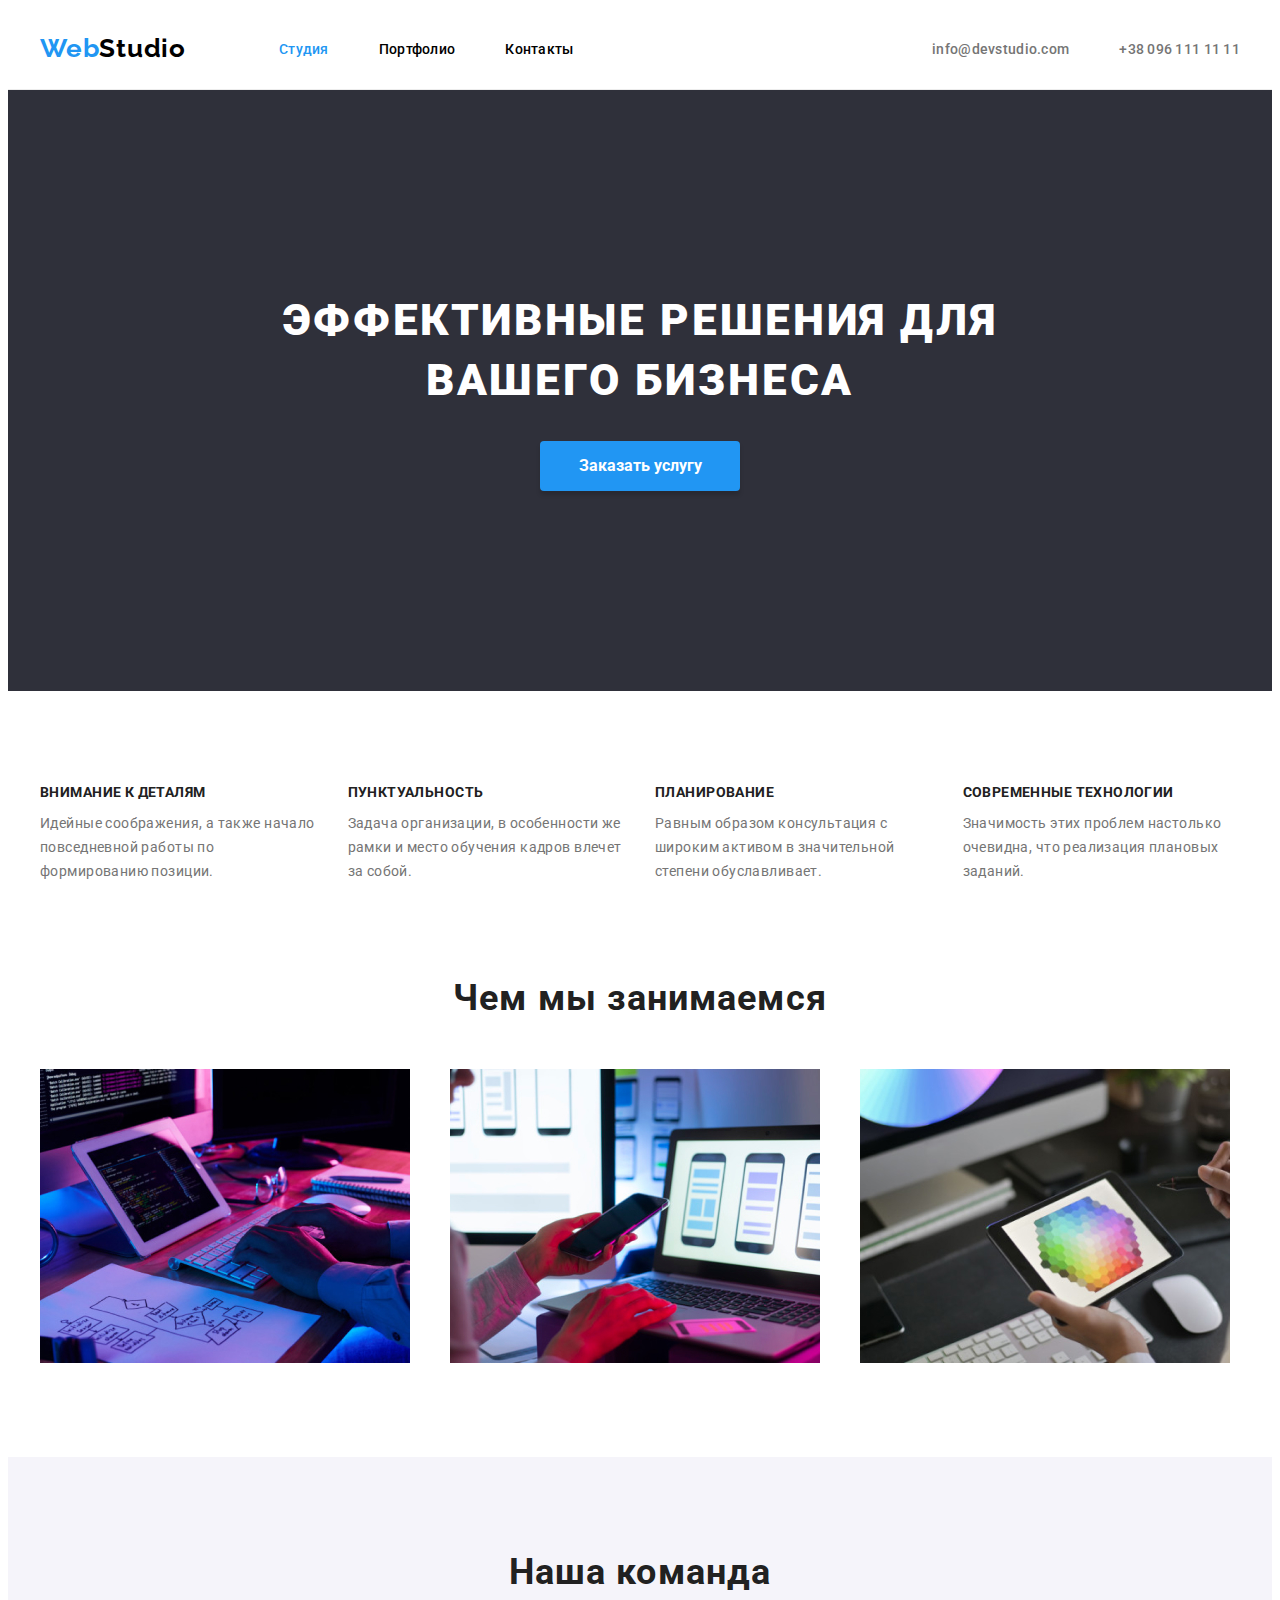
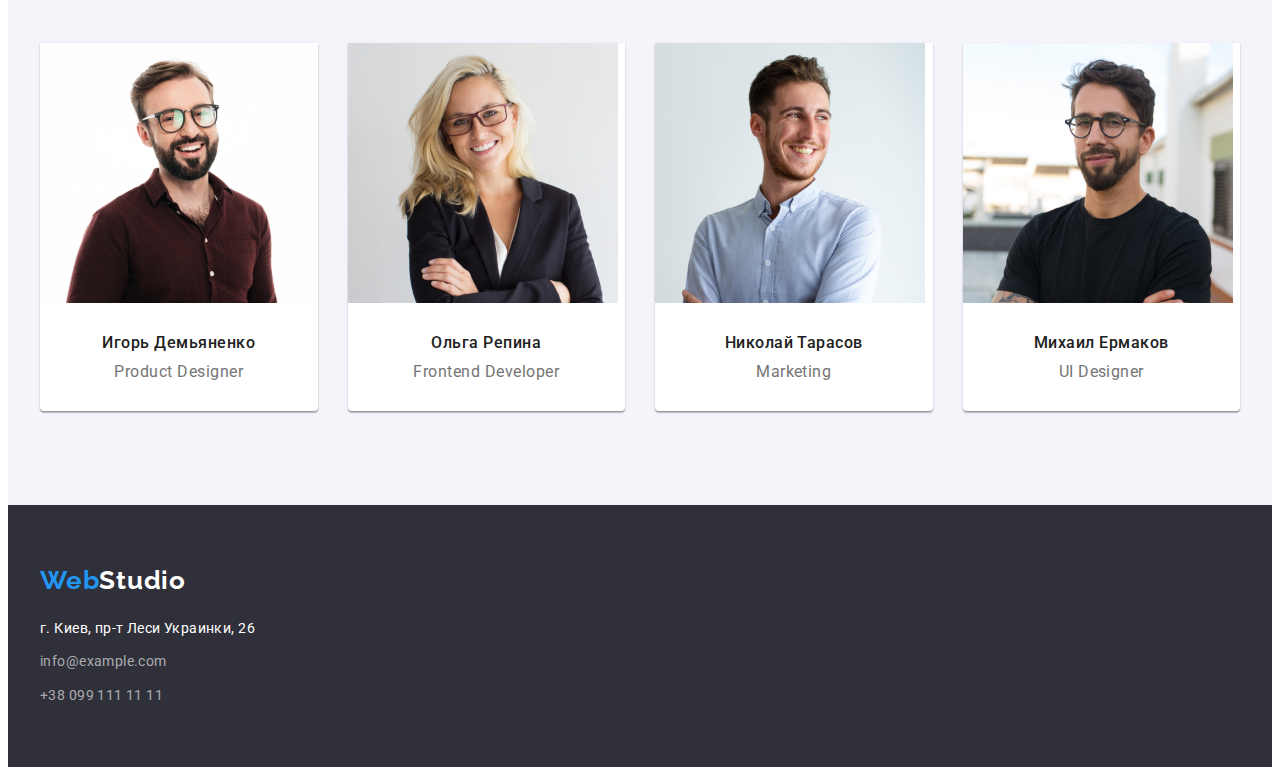
<file: index.html>
<!DOCTYPE html>
<html lang="en">

<head>
    <meta charset="UTF-8">
    <meta http-equiv="X-UA-Compatible" content="IE=edge">
    <meta name="viewport" content="width=device-width, initial-scale=1.0">
    <title>WebStudio</title>
    <link rel="stylesheet" href="https://cdnjs.cloudflare.com/ajax/libs/modern-normalize/1.0.0/modern-normalize.css" integrity="sha512-Zx6MlUMKSVJoQ+83OwhdILe8cSEsCzfqThJd7J/VA2UrK6Ctj85p+xzqfyuNXE5B1k25uUdmJ2OzItbBy9GHAQ==" crossorigin="anonymous" />
    <link rel="preconnect" href="https://fonts.gstatic.com">
    <link href="https://fonts.googleapis.com/css2?family=Raleway:wght@700&family=Roboto:wght@400;500;700;900&display=swap" rel="stylesheet">
    <link rel="stylesheet" href="css/style.css">
</head>

<body>
    <header class="header">
        <div class="container">
            <nav class="navigation">
                <a href="./index.html" class="logo"><span class="logo-title">Web</span>Studio</a>
                <ul class="site-nav menu">
                    <li class="menu-items"><a href="./index.html" class="link active">Студия</a></li>
                    <li class="menu-items"><a href="./portfolio.html" class="link">Портфолио</a></li>
                    <li class="menu-items"><a href="#" class="link">Контакты</a></li>
                </ul>
            </nav>
            <ul class="contacts menu">
                <li class="menu-items">
                    <a href="mailto:info@devstudio.com" class="header-link">info@devstudio.com</a>
                </li>
                <li class="menu-items">
                    <a href="tel:+380961111111" class="header-link"> +38 096 111 11 11</a>
                </li>
            </ul>
        </div>
    </header>
    <main>
        <section class="section-intro">
            <div class="container">
                <h1 class="title-intro">Эффективные решения для вашего бизнеса</h1>
                <button type="button" class="button">Заказать услугу</button>
            </div>
        </section>

        <section class="priorities">
            <div class="container">
                <h2 class="visually-hidden">Наши приоритеты</h2>
                <ul class="priorities-items second-grid">
                    <li class="grid-element">
                        <h3 class="priorities-title">Внимание к деталям</h3>
                        <p class="priorities-text">Идейные соображения, а также начало повседневной работы по формированию позиции.</p>
                    </li>
                    <li class="grid-element">
                        <h3 class="priorities-title">Пунктуальность</h3>
                        <p class="priorities-text">Задача организации, в особенности же рамки и место обучения кадров влечет за собой.</p>
                    </li>
                    <li class="grid-element">
                        <h3 class="priorities-title">Планирование</h3>
                        <p class="priorities-text">Равным образом консультация с широким активом в значительной степени обуславливает.</p>
                    </li>
                    <li class="grid-element">
                        <h3 class="priorities-title">Современные технологии</h3>
                        <p class="priorities-text">Значимость этих проблем настолько очевидна, что реализация плановых заданий.</p>
                    </li>
                </ul>
            </div>
        </section>
        <section class="services">
            <div class="container">
                <h2 class="services-title">Чем мы занимаемся</h2>
                <ul class="services-items third-grid">
                    <li class="grid-list"><img src="img/box3.jpg" alt="" width="370"></li>
                    <li class="grid-list"><img src="img/box2.jpg" alt="" width="370"></li>
                    <li class="grid-list"><img src="img/box1.jpg" alt="" width="370"></li>
                </ul>
            </div>
        </section>
        <section class="team-section">
            <div class="container">
                <h2 class="team-title">Наша команда</h2>
                <ul class="team-items card-set">
                    <li class="items">
                        <div class="card">
                            <img src="img/4.jpg" alt="Игорь Демьяненко" width="270" height="260">
                            <div class="card-content">
                                <h3 class="team-member card-heading">Игорь Демьяненко</h3>
                                <p class="position card-text">Product Designer</p>
                            </div>
                        </div>
                    </li>
                    <li class="items">
                        <div class="card">
                            <img src="img/3.jpg" alt="Ольга Репина" width="270" height="260">
                            <div class="card-content">
                                <h3 class="team-member card-heading">Ольга Репина</h3>
                                <p class="position card-text">Frontend Developer</p>
                            </div>
                        </div>
                    </li>
                    <li class="items">
                        <div class="card">
                            <img src="img/2.jpg" alt="Николай Тарасов" width="270" height="260">
                            <div class="card-content">
                                <h3 class="team-member card-heading">Николай Тарасов</h3>
                                <p class="position card-text">Marketing</p>
                            </div>
                        </div>
                    </li>
                    <li class="items">
                        <div class="card">
                            <img src="img/1.jpg" alt="Михаил Ермаков" width="270" height="260">

                            <div class="card-content">
                                <h3 class="team-member card-heading">Михаил Ермаков</h3>
                                <p class="position card-text">UI Designer</p>
                            </div>
                        </div>
                    </li>
                </ul>
            </div>

        </section>
    </main>
    <footer class="footer">
        <div class="container">
            <a href="./index.html" class="footer-logo"><span class="logo-title">Web</span><span class="logo-text">Studio</span></a>
            <address class="place">
            <p class="location">г. Киев, пр-т Леси Украинки, 26</p>
            <ul class="footer-contacts">
                <li class="footer-items">
                    <a href="mailto:info@example.com" class="footer-link">info@example.com</a>
                </li>
                <li class="footer-items">
                    <a href="tel:+380991111111" class="footer-link">+38 099 111 11 11</a>
                </li>
            </ul>
        </address>
        </div>

    </footer>
</body>

</html>
</file>
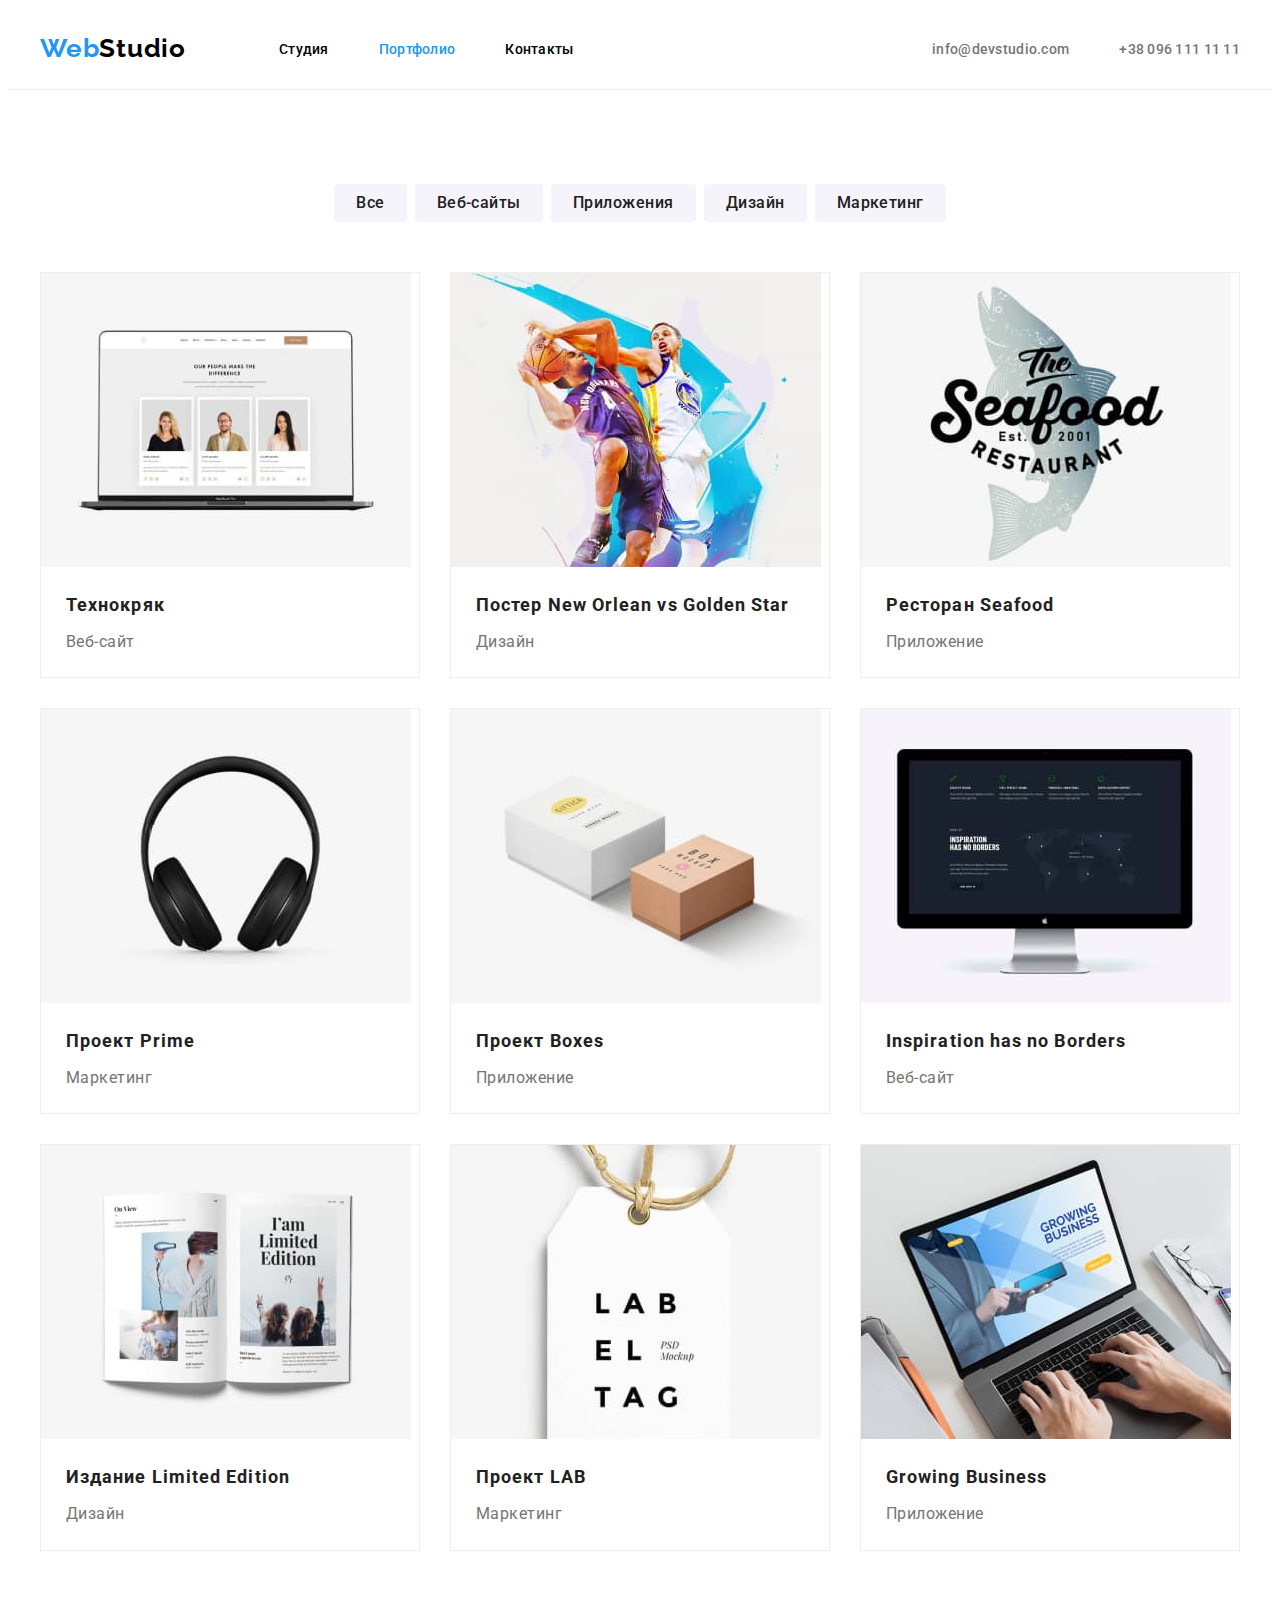
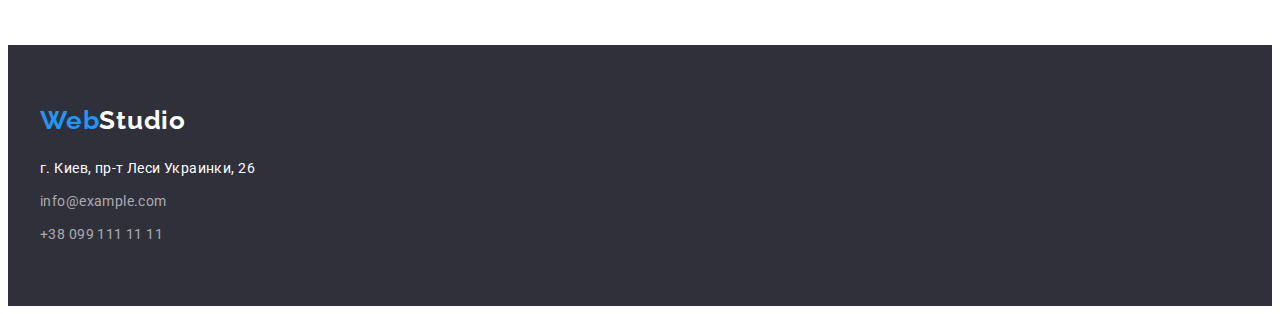
<file: portfolio.html>
<!DOCTYPE html>
<html lang="en">

<head>
    <meta charset="UTF-8">
    <meta http-equiv="X-UA-Compatible" content="IE=edge">
    <meta name="viewport" content="width=device-width, initial-scale=1.0">
    <title>Portfolio</title>
    <link rel="stylesheet" href="https://cdnjs.cloudflare.com/ajax/libs/modern-normalize/1.0.0/modern-normalize.css" integrity="sha512-Zx6MlUMKSVJoQ+83OwhdILe8cSEsCzfqThJd7J/VA2UrK6Ctj85p+xzqfyuNXE5B1k25uUdmJ2OzItbBy9GHAQ==" crossorigin="anonymous" />
    <link rel="preconnect" href="https://fonts.gstatic.com">
    <link href="https://fonts.googleapis.com/css2?family=Raleway:wght@700&family=Roboto:wght@400;500;700;900&display=swap" rel="stylesheet">
    <link rel="stylesheet" href="css/style.css">
</head>

<body>
    <header class="header">
        <div class="container">
            <nav class="navigation">
                <a href="./index.html" class="logo"><span class="logo-title">Web</span>Studio</a>
                <ul class="site-nav menu">
                    <li class="menu-items"><a href="./index.html" class="link">Студия</a></li>
                    <li class="menu-items"><a href="./portfolio.html" class="link active">Портфолио</a></li>
                    <li class="menu-items"><a href="#" class="link">Контакты</a></li>
                </ul>
            </nav>
            <ul class="contacts menu">
                <li class="menu-items">
                    <a href="mailto:info@devstudio.com" class="header-link">info@devstudio.com</a>
                </li>
                <li class="menu-items">
                    <a href="tel:+380961111111" class="header-link"> +38 096 111 11 11</a>
                </li>
            </ul>


        </div>

    </header>
    <div class="container"></div>
    <main>
        <section class="section-portfolio">
            <div class="container">
                <h1 class="section-title visually-hidden">Портфолио</h1>

                <ul class="section-btn btn-list">
                    <li class="button-items"><button type="button" class="buttons">Все</button></li>
                    <li class="button-items"><button type="button" class="buttons">Веб-сайты</button></li>
                    <li class="button-items"><button type="button" class="buttons">Приложения</button></li>
                    <li class="button-items"><button type="button" class="buttons">Дизайн</button></li>
                    <li class="button-items"><button type="button" class="buttons">Маркетинг</button></li>
                </ul>

                <ul class="portfolio-items grid">
                    <li class="grid-item">
                        <div class="box">
                            <div class="box-pad">
                                <img src="img/squoosh/img1.jpg " width="370" height="295" alt=" ">
                            </div>
                            <div class="box-content">
                                <h2 class="section-title box-heading">Технокряк</h2>
                                <p class="section-text box-text">Веб-сайт</p>
                            </div>
                        </div>
                    </li>
                    <li class="grid-item">
                        <div class="box">
                            <div class="box-pad">
                                <img src="img/squoosh/img2.jpg " width="370" height="295" alt=" ">
                            </div>
                            <div class="box-content">
                                <h2 class="section-title box-heading">Постер New Orlean vs Golden Star</h2>
                                <p class="section-text box-text">Дизайн</p>
                            </div>
                        </div>
                    </li>
                    <li class="grid-item">
                        <div class="box">
                            <div class="box-pad">
                                <img src="img/squoosh/img3.jpg " width="370" height="295" alt=" ">
                            </div>
                            <div class="box-content">
                                <h2 class="section-title box-heading">Ресторан Seafood</h2>
                                <p class="section-text box-text">Приложение</p>
                            </div>
                        </div>
                    </li>
                    <li class="grid-item">
                        <div class="box">
                            <div class="box-pad">
                                <img src="img/squoosh/img4.jpg " width="370" height="295" alt=" ">
                            </div>
                            <div class="box-content">
                                <h2 class="section-title box-heading">Проект Prime</h2>
                                <p class="section-text box-text">Маркетинг</p>
                            </div>
                        </div>
                    </li>
                    <li class="grid-item">
                        <div class="box">
                            <div class="box-pad">
                                <img src="img/squoosh/img5.jpg " width="370" height="295" alt=" ">
                            </div>
                            <div class="box-content">
                                <h2 class="section-title box-heading">Проект Boxes</h2>
                                <p class="section-text box-text">Приложение</p>
                            </div>
                        </div>
                    </li>
                    <li class="grid-item">
                        <div class="box">
                            <div class="box-pad">
                                <img src="img/squoosh/img6.jpg" width="370" height="295" alt=" ">
                            </div>
                            <div class="box-content">
                                <h2 class="section-title box-heading">Inspiration has no Borders</h2>
                                <p class="section-text box-text">Веб-сайт</p>
                            </div>
                        </div>
                    </li>
                    <li class="grid-item">
                        <div class="box">
                            <div class="box-pad">
                                <img src="img/squoosh/img7.jpg " width="370" height="295" alt=" ">
                            </div>
                            <div class="box-content">
                                <h2 class="section-title box-heading">Издание Limited Edition</h2>
                                <p class="section-text box-text">Дизайн</p>
                            </div>
                        </div>
                    </li>
                    <li class="grid-item">
                        <div class="box">
                            <div class="box-pad">
                                <img src="img/squoosh/img8.jpg " width="370" height="295" alt=" ">
                            </div>
                            <div class="box-content">
                                <h2 class="section-title box-heading">Проект LAB</h2>
                                <p class="section-text box-text">Маркетинг</p>
                            </div>
                        </div>
                    </li>
                    <li class="grid-item">
                        <div class="box">
                            <div class="box-pad">
                                <img src="img/squoosh/img9.jpg " width="370" height="295" alt=" ">
                            </div>
                            <div class="box-content">
                                <h2 class="section-title box-heading">Growing Business</h2>
                                <p class="section-text box-text">Приложение</p>
                            </div>
                        </div>
                    </li>
                </ul>
            </div>

        </section>


    </main>

    <footer class="footer">
        <div class="container">
            <a href="./index.html " class="footer-logo"><span class="logo-title">Web</span><span class="logo-text">Studio</span></a>
            <address class="place">
            <p class="location">г. Киев, пр-т Леси Украинки, 26</p>
            <ul class="footer-contacts">
                <li class="footer-items">
                    <a href="mailto:info@example.com " class="footer-link">info@example.com</a>
                </li>
                <li class="footer-items">
                    <a href="tel:+380991111111 " class="footer-link">+38 099 111 11 11</a>
                </li>
            </ul>
        </address>
        </div>

    </footer>

</body>

</html>
</file>
<file: css/style.css>
html {
    box-sizing: border-box;
}

*::before,
*::after {
    box-sizing: inherit;
}

 :root {
    --main-text: #000000;
    --title-color: #212121;
    --paragraph-color: #757575;
    --links-color: rgba(255, 255, 255, 0.6);
    --dark-bg-color: #2F303A;
    --accent-color: #2196F3;
    --buttons-background: #F5F4FA;
    --main-background: #FFFFFF;
    --light-bg-color: #188CE8;
    --border-color: #ECECEC;
    --card-border: #eeeeee;
    --grid-gap: 30px;
}

body {
    color: var(--main-text);
    background-color: var(--main-background);
    font-family: 'Roboto', sans-serif;
}

img {
    display: block;
    max-width: 100%;
    height: auto;
}

.site-nav,
.contacts,
.section-btn,
.portfolio-items,
.footer-contacts,
.priorities-items,
.services-items,
.team-items {
    list-style: none;
}

.footer-link,
.location,
.section-text,
.buttons,
.logo,
.footer-logo {
    letter-spacing: 0.03em;
}

.site-nav .link,
.header-link,
.location,
.footer-link {
    font-size: 14px;
}

.logo,
.footer-logo,
.site-nav .link,
.header-link,
.footer-link {
    text-decoration: none;
}

.location,
.footer-link {
    line-height: 1.72;
}

.section-title,
.title-intro,
.button-intro {
    letter-spacing: 0.06em;
}


/*---------- Header ------------------- */

.header {
    border-bottom: var(--border-color)1px solid;
}


/* --------- Site Logo -------------- */

.logo,
.footer-logo {
    display: block;
    margin-right: 93px;
    color: var(--main-text);
    font-family: 'Raleway', sans-serif;
    font-weight: bold;
    font-size: 26px;
    line-height: 1.20;
}

.logo-title {
    color: var(--accent-color);
}

.logo-text {
    color: var(--main-background);
}

.container {
    margin-left: auto;
    margin-right: auto;
    width: 1200px;
    padding-left: 15px;
    padding-right: 15px;
}


/* --------- Nav --------------------- */

.header .container {
    display: flex;
    justify-content: flex-end;
    align-items: center;
}

.navigation {
    display: flex;
    align-items: center;
    margin-right: auto;
}

.site-nav,
.contacts {
    margin-top: 0;
    margin-bottom: 0;
    padding-left: 0px;
}

.menu {
    display: inline-flex;
}

.menu-items:not(:last-child),
.header-link:not(:last-child) {
    margin-right: 50px;
}

.site-nav .link {
    color: var(--main-text);
}

.logo {
    padding-top: 25px;
    padding-bottom: 25px;
}

.link,
.header-link {
    display: block;
    padding-top: 32px;
    padding-bottom: 32px;
}

.site-nav .link,
.header-link {
    font-weight: 500;
    line-height: 1.15;
    letter-spacing: 0.02em;
}

.link.active {
    color: var(--accent-color);
}

.link:hover,
.link:focus,
.header-link:hover,
.header-link:focus,
.footer-link:hover,
.footer-link:focus {
    color: var(--accent-color);
}

.header-link {
    color: var(--paragraph-color);
}


/*---------- Portfolio Buttons ---------  */

.buttons {
    padding: 6px 22px;
    border: 0;
    border-radius: 4px;
    color: var(--title-color);
    background: var(--buttons-background);
    font-family: inherit;
    font-weight: 500;
    font-size: 16px;
    line-height: 1.63;
    text-align: center;
    cursor: pointer;
}

.buttons:focus,
.buttons:active,
.buttons:hover {
    border-radius: 4px;
    color: var(--main-background);
    background: var(--accent-color);
    box-shadow: 0px 3px 1px rgba(0, 0, 0, 0.1), 0px 1px 2px rgba(0, 0, 0, 0.08), 0px 2px 2px rgba(0, 0, 0, 0.12);
}

.section-btn {
    display: inline-flex;
    margin-top: 0;
    margin-bottom: 50px;
    padding: 0;
}

.btn-list {
    display: flex;
    justify-content: center;
}

.button-items:not(:last-child) {
    margin-right: 8px;
}


/* --------- Section Main -------------- */

.section-portfolio {
    padding-bottom: 94px;
    padding-top: 94px;
}

.visually-hidden {
    position: absolute !important;
    clip: rect(1px 1px 1px 1px);
    clip: rect(1px, 1px, 1px, 1px);
    padding: 0 !important;
    border: 0 !important;
    height: 1px !important;
    width: 1px !important;
    overflow: hidden;
}

.grid {
    display: flex;
    flex-wrap: wrap;
    margin-left: -30px;
    margin-top: -30px;
}

.grid-item {
    margin-left: var(--grid-gap);
    margin-top: var(--grid-gap);
    flex-basis: calc((100% - 30px *3) / 3);
}

.box {
    background: var(--main-background);
    border: 1px solid var(--card-border);
}

.box-content {
    padding: 20px 25px;
}

.box-heading {
    margin-top: 0;
    margin-bottom: 4px;
}

.box-text {
    margin-top: 0;
    margin-bottom: 0;
}

.portfolio-items {
    padding-left: 0;
    padding-right: 0;
    margin-bottom: 0;
}

.section-title {
    color: var(--title-color);
    font-weight: bold;
    font-size: 18px;
    line-height: 2;
}

.section-text {
    color: var(--paragraph-color);
    font-size: 16px;
    line-height: 1.88;
}


/*------------- Footer -----------------*/

.footer {
    padding-top: 60px;
    padding-bottom: 60px;
    background-color: var(--dark-bg-color);
}

.footer-logo {
    display: inline-block;
    margin: 0;
    margin-bottom: 20px;
}

.place {
    font-style: normal;
    display: block;
    margin-bottom: 0;
    margin-top: 0;
    padding: 0;
}

.footer-contacts {
    margin: 0;
    padding: 0;
}

.location {
    margin-top: 0px;
}

.location:not(:last-child),
.footer-items:not(:last-child) {
    margin-bottom: 9px;
}

.location {
    color: var(--main-background);
}

.footer-link {
    color: var(--links-color);
}


/*================ Index Page ================================*/


/* ------Section Intro ------------*/

.section-intro {
    padding-top: 200px;
    padding-bottom: 200px;
    background-color: var(--dark-bg-color);
}

.title-intro {
    display: block;
    margin-right: auto;
    margin-left: auto;
    padding-right: 234px;
    padding-left: 234px;
    margin-top: 0;
    margin-bottom: 30px;
    color: var(--main-background);
    font-weight: 900;
    font-size: 44px;
    line-height: 1.37;
    text-align: center;
    text-transform: uppercase;
}

.button {
    display: block;
    margin-right: auto;
    margin-left: auto;
    min-width: 200px;
    height: 50px;
    padding: 10px 32px;
    box-shadow: 0px 4px 4px rgba(0, 0, 0, 0.15);
    border-radius: 4px;
    border: 0;
    color: var(--main-background);
    background: var(--accent-color);
    font-family: inherit;
    font-weight: bold;
    font-size: 16px;
    line-height: 1.88;
    cursor: pointer;
}

.button-intro:hover,
.button-intro:focus {
    background: var(--light-bg-color);
}


/*------ Section Priorities -----------------*/

.priorities-items,
.services-items,
.team-items {
    margin: 0;
    padding: 0;
}

.priorities,
.team-section {
    padding-top: 94px;
    padding-bottom: 94px;
}

.second-grid {
    display: flex;
    flex-wrap: wrap;
    margin-left: -30px;
}

.grid-element {
    margin-left: var(--grid-gap);
    flex-basis: calc((100% - 30px *4) / 4);
}

.priorities-title {
    margin-top: 0;
    margin-bottom: 0;
    color: var(--title-color);
    font-weight: bold;
    font-size: 14px;
    line-height: 1.14;
    text-transform: uppercase;
}

.priorities-text {
    margin-bottom: 0;
    margin-top: 10px;
    color: var(--paragraph-color);
    font-size: 14px;
    line-height: 1.72;
}


/*--------- Section Services ----------------- */

.services {
    padding-bottom: 94px;
}

.third-grid {
    display: flex;
    flex-wrap: wrap;
    margin-left: -30px;
}

.grid-list {
    margin-left: var(--grid-gap);
    flex-basis: calc((100% - 30px *3) / 3);
}


/*--------- Section Team -------------------*/

.team-section {
    background-color: var(--buttons-background);
}

.card {
    background: var(--main-background);
    box-shadow: 0px 1px 3px rgba(0, 0, 0, 0.12), 0px 1px 1px rgba(0, 0, 0, 0.14), 0px 2px 1px rgba(0, 0, 0, 0.2);
    border-radius: 0px 0px 4px 4px;
}

.card-set {
    display: flex;
    flex-wrap: wrap;
    margin-left: -30px;
}

.card-set .items {
    flex-basis: calc((100% - 30px *4) / 4);
    margin-left: var(--grid-gap);
}

.card-heading {
    margin-top: 0;
    margin-bottom: 10px;
    text-align: center;
}

.card-text {
    margin: 0;
    text-align: center;
}

.card-content {
    padding: 30px 32px;
}

.team-member {
    color: var(--title-color);
    font-weight: 500;
}

.position {
    color: var(--paragraph-color);
}

.priorities-text,
.priorities-title,
.services-title,
.team-title,
.team-member,
.position {
    letter-spacing: 0.03em;
}

.team-member,
.position {
    font-size: 16px;
    line-height: 1.19;
}

.services-title,
.team-title {
    margin-top: 0;
    margin-bottom: 50px;
    color: var(--title-color);
    font-weight: bold;
    font-size: 36px;
    line-height: 1.17;
    text-align: center;
}
</file>
